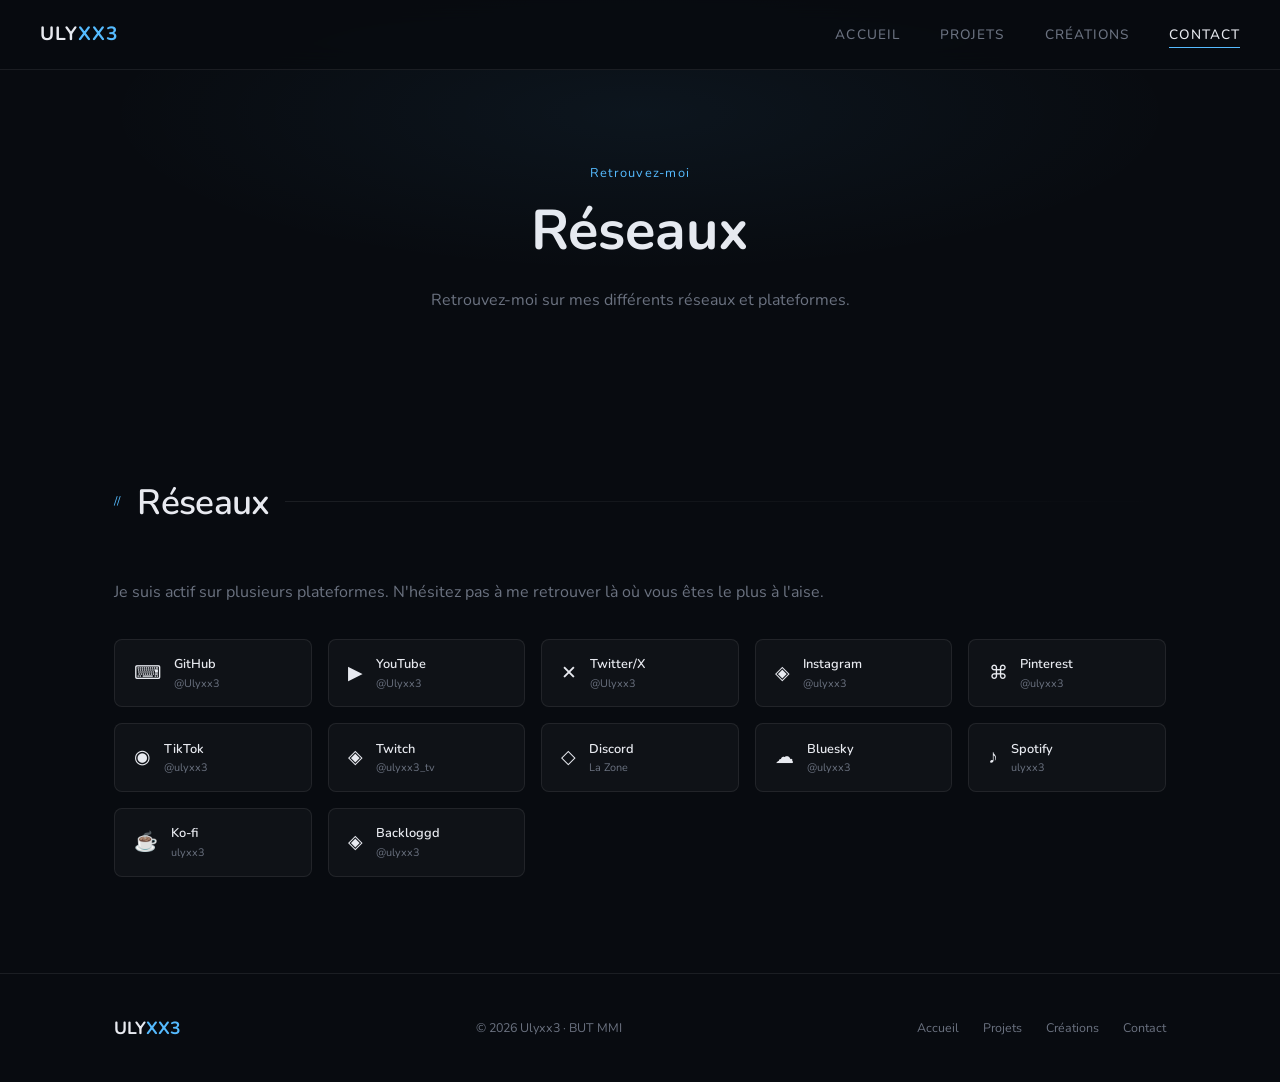
<file: pages/contact.html>
<!DOCTYPE html>
<html lang="fr">

<head>
  <meta charset="UTF-8">
  <meta name="viewport" content="width=device-width, initial-scale=1.0">
  <meta name="description" content="Contactez Ulyxx3 — étudiant en BUT MMI, développeur et créatif.">
  <title>Contact — ULYXX3</title>
  <link rel="preconnect" href="https://fonts.googleapis.com">
  <link rel="preconnect" href="https://fonts.gstatic.com" crossorigin>
  <link
    href="https://fonts.googleapis.com/css2?family=Nunito:ital,wght@0,300;0,400;0,500;0,600;0,700;0,800;1,300;1,400;1,500;1,600;1,700;1,800&display=swap"
    rel="stylesheet">
  <link rel="stylesheet" href="../assets/css/style.css">
</head>

<body>

  <nav id="navbar">
    <a href="../index.html" class="nav-logo">ULY<span>XX3</span></a>
    <ul class="nav-links">
      <li><a href="../index.html">Accueil</a></li>
      <li><a href="projets.html">Projets</a></li>
      <li><a href="videos.html">Créations</a></li>
      <li><a href="contact.html" class="active">Contact</a></li>
    </ul>
  </nav>

  <div class="page-hero">
    <div class="container">
      <span class="hero-tag">Retrouvez-moi</span>
      <h1>Réseaux</h1>
      <p>Retrouvez-moi sur mes différents réseaux et plateformes.</p>
    </div>
  </div>

  <section class="section">
    <div class="container container-sm">

      <!-- RÉSEAUX -->
      <div class="reveal">
        <div class="section-header mb-sm">
          <span class="section-tag">//</span>
          <h2>Réseaux</h2>
          <div class="section-line"></div>
        </div>
        <p class="text-dim mb-sm lh-relaxed">
          Je suis actif sur plusieurs plateformes. N'hésitez pas à me retrouver là où vous êtes le plus à l'aise.
        </p>
        <div class="socials-grid" id="socials-grid"></div>
      </div>

    </div>
  </section>

  <footer id="footer">
    <div class="container footer-inner">
      <p class="footer-logo">ULY<span>XX3</span></p>
      <p class="footer-copy">© 2026 Ulyxx3 · BUT MMI </p>
      <nav class="footer-nav">
        <a href="../index.html">Accueil</a>
        <a href="projets.html">Projets</a>
        <a href="videos.html">Créations</a>
        <a href="contact.html">Contact</a>
      </nav>
    </div>
  </footer>

  <script src="../assets/js/data.js"></script>
  <script src="../assets/js/script.js"></script>
</body>

</html>
</file>
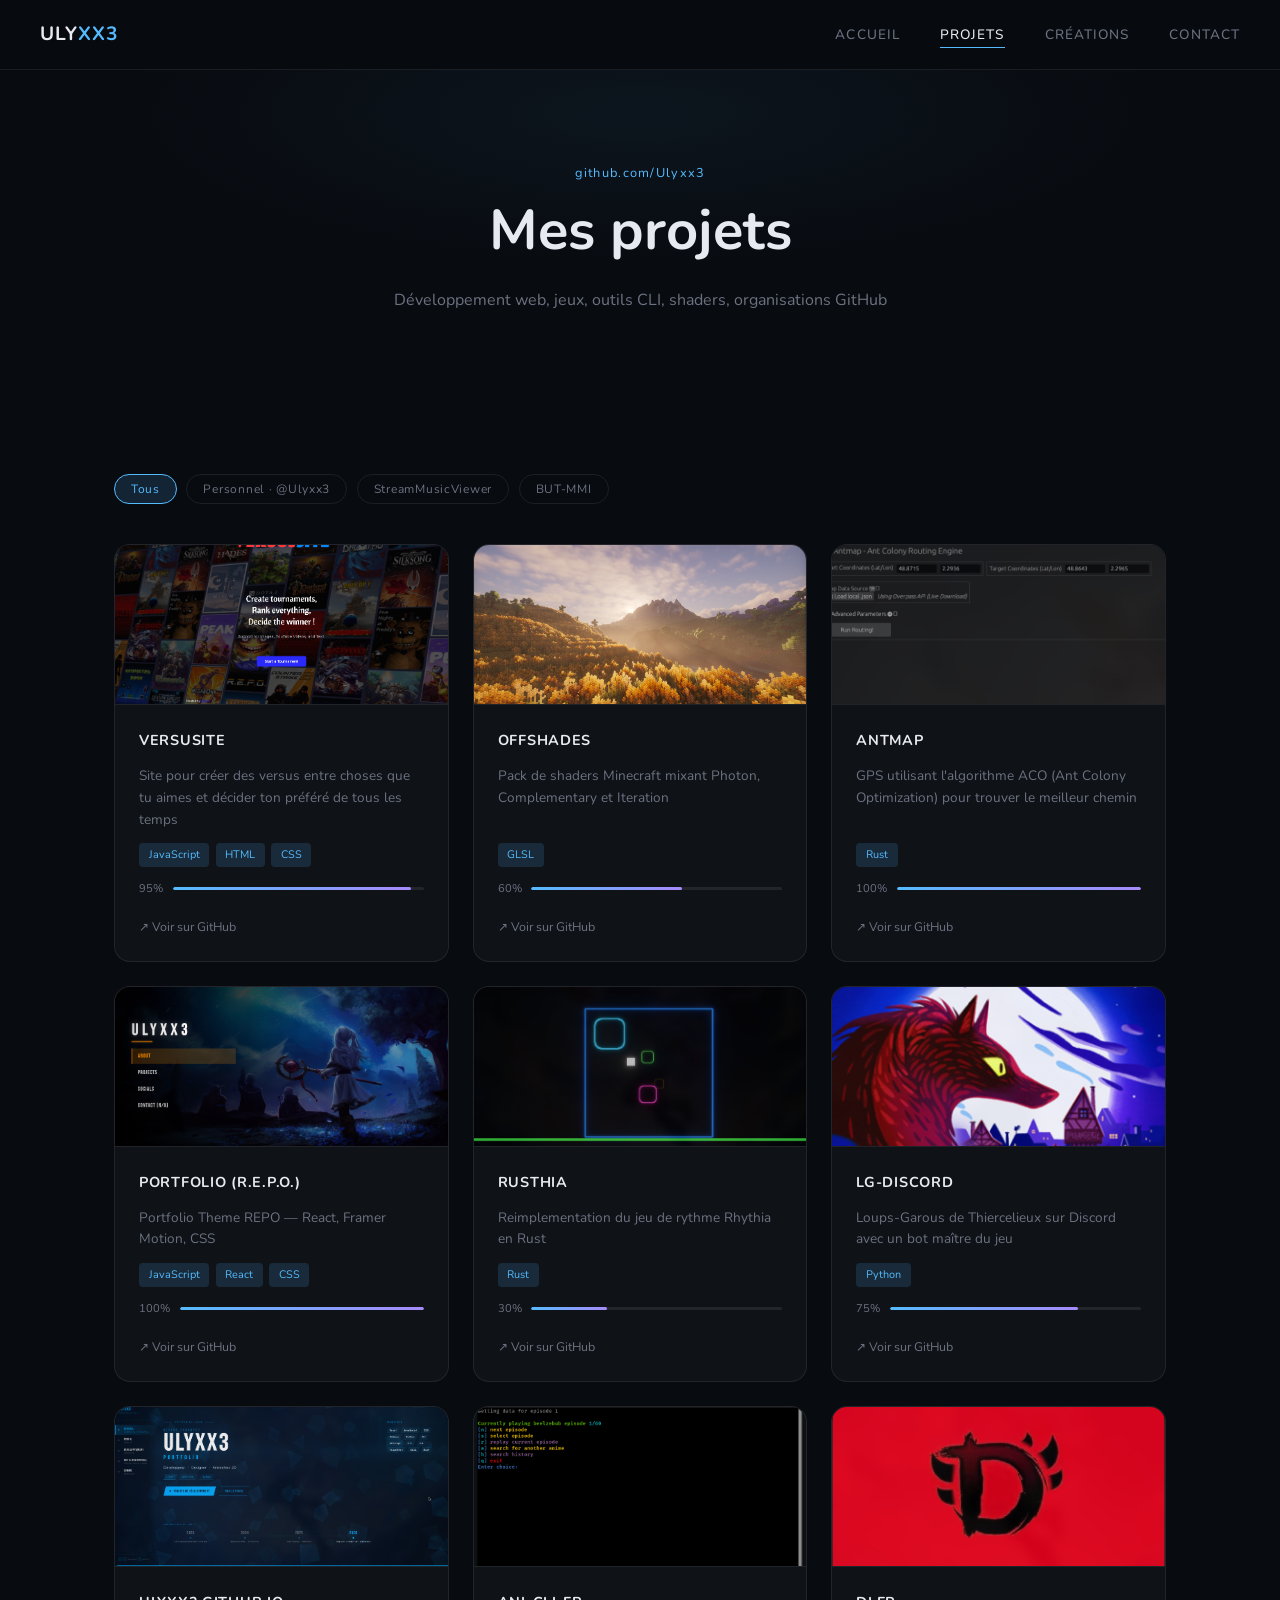
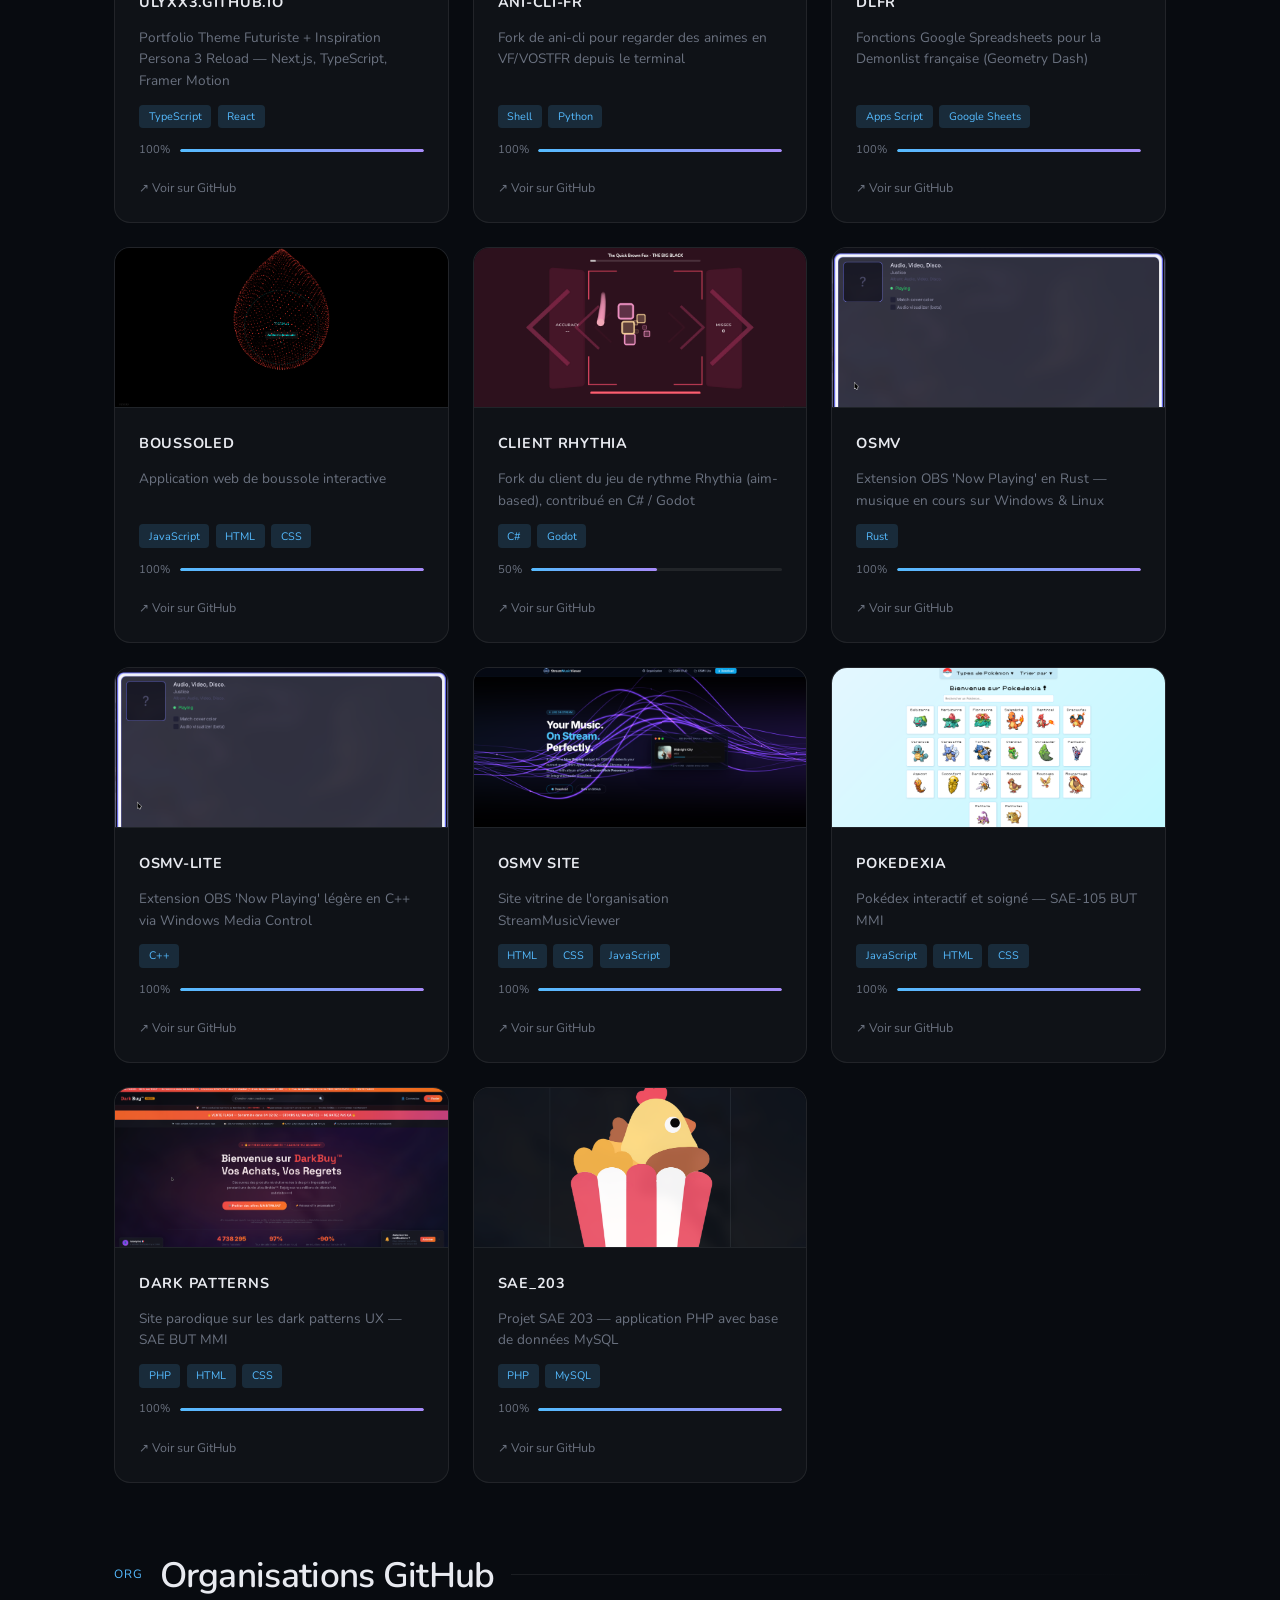
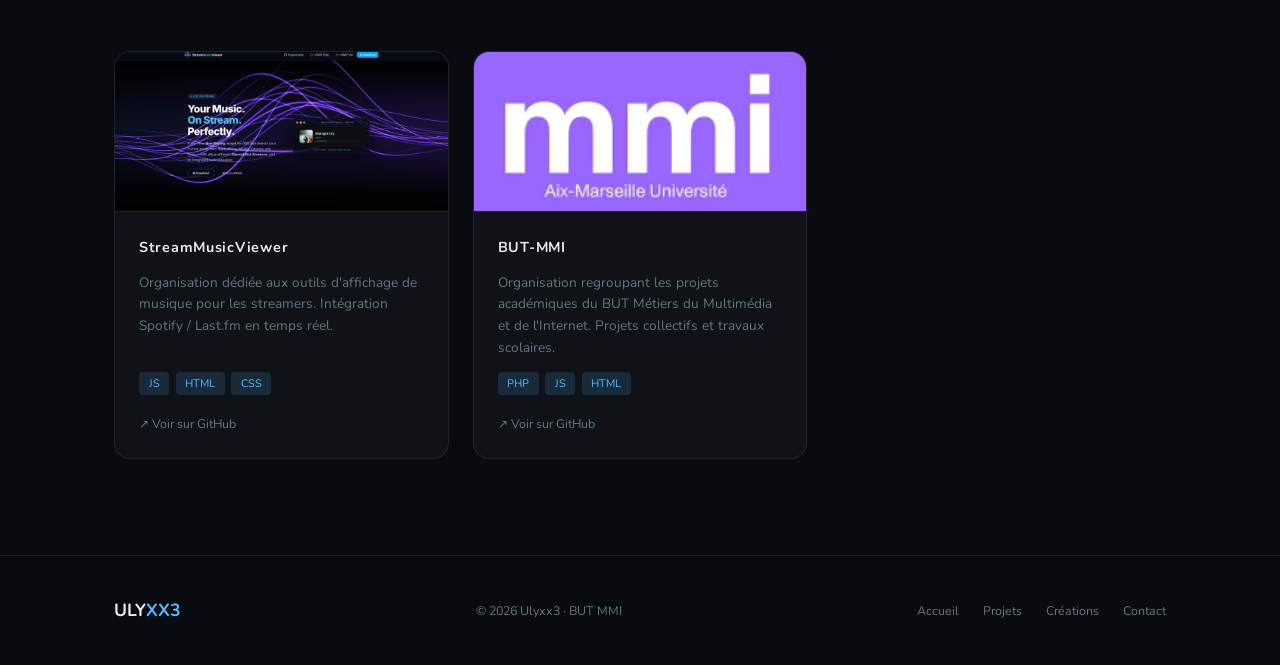
<file: pages/projets.html>
<!DOCTYPE html>
<html lang="fr">

<head>
  <meta charset="UTF-8">
  <meta name="viewport" content="width=device-width, initial-scale=1.0">
  <meta name="description"
    content="Projets de développement de Ulyxx3 — Web, jeux, outils CLI, shaders et plus encore.">
  <title>Projets — ULYXX3</title>
  <link rel="preconnect" href="https://fonts.googleapis.com">
  <link rel="preconnect" href="https://fonts.gstatic.com" crossorigin>
  <link
    href="https://fonts.googleapis.com/css2?family=Nunito:ital,wght@0,300;0,400;0,500;0,600;0,700;0,800;1,300;1,400;1,500;1,600;1,700;1,800&display=swap"
    rel="stylesheet">
  <!-- Chemin vers le CSS : on remonte d'un dossier avec ../ -->
  <link rel="stylesheet" href="../assets/css/style.css">
</head>

<body>

  <!-- NAVIGATION -->
  <nav id="navbar">
    <a href="../index.html" class="nav-logo">ULY<span>XX3</span></a>
    <ul class="nav-links">
      <li><a href="../index.html">Accueil</a></li>
      <li><a href="projets.html" class="active">Projets</a></li>
      <li><a href="videos.html">Créations</a></li>
      <li><a href="contact.html">Contact</a></li>
    </ul>
  </nav>

  <!-- PAGE HERO -->
  <div class="page-hero">
    <div class="container">
      <span class="hero-tag">github.com/Ulyxx3</span>
      <h1>Mes projets</h1>
      <p>Développement web, jeux, outils CLI, shaders, organisations GitHub</p>
    </div>
  </div>

  <!-- SECTION PROJETS -->
  <section class="section">
    <div class="container">

      <!-- FILTRES -->
      <div class="filter-bar">
        <button class="filter-btn active" data-filtre="tous">Tous</button>
        <button class="filter-btn" data-filtre="personnel">Personnel · @Ulyxx3</button>
        <button class="filter-btn" data-filtre="stream">StreamMusicViewer</button>
        <button class="filter-btn" data-filtre="mmi">BUT-MMI</button>
      </div>

      <!-- GRILLE (injectée par JS) -->
      <div class="projects-grid" id="all-projects-grid"></div>

      <!-- ORGANISATIONS -->
      <div class="section-header mt-lg">
        <span class="section-tag">ORG</span>
        <h2>Organisations GitHub</h2>
        <div class="section-line"></div>
      </div>
      <div class="projects-grid">
        <a href="https://github.com/StreamMusicViewer" target="_blank" rel="noopener" class="project-card reveal">
          <div class="project-banner">
            <img src="../assets/img/OSMV-site.png" alt="StreamMusicViewer" loading="lazy">
          </div>
          <div class="project-card-body">
            <p class="project-name">StreamMusicViewer</p>
            <p class="project-desc">Organisation dédiée aux outils d'affichage de musique pour les streamers.
              Intégration
              Spotify / Last.fm en temps réel.</p>
            <div class="project-tech">
              <span class="tech-badge">JS</span>
              <span class="tech-badge">HTML</span>
              <span class="tech-badge">CSS</span>
            </div>
            <span class="project-link">↗ Voir sur GitHub</span>
          </div>
        </a>
        <a href="https://github.com/BUT-MMI" target="_blank" rel="noopener" class="project-card reveal">
          <div class="project-banner">
            <img src="../assets/img/mmi.png" alt="BUT-MMI" loading="lazy">
          </div>
          <div class="project-card-body">
            <p class="project-name">BUT-MMI</p>
            <p class="project-desc">Organisation regroupant les projets académiques du BUT Métiers du Multimédia et de
              l'Internet. Projets collectifs et travaux scolaires.</p>
            <div class="project-tech">
              <span class="tech-badge">PHP</span>
              <span class="tech-badge">JS</span>
              <span class="tech-badge">HTML</span>
            </div>
            <span class="project-link">↗ Voir sur GitHub</span>
          </div>
        </a>
      </div>

    </div>
  </section>

  <!-- FOOTER -->
  <footer id="footer">
    <div class="container footer-inner">
      <p class="footer-logo">ULY<span>XX3</span></p>
      <p class="footer-copy">© 2026 Ulyxx3 · BUT MMI</p>
      <nav class="footer-nav">
        <a href="../index.html">Accueil</a>
        <a href="projets.html">Projets</a>
        <a href="videos.html">Créations</a>
        <a href="contact.html">Contact</a>
      </nav>
    </div>
  </footer>

  <!-- Chemin vers le JS : on remonte d'un dossier avec ../ -->
  <script src="../assets/js/data.js"></script>
  <script src="../assets/js/script.js"></script>
</body>

</html>
</file>
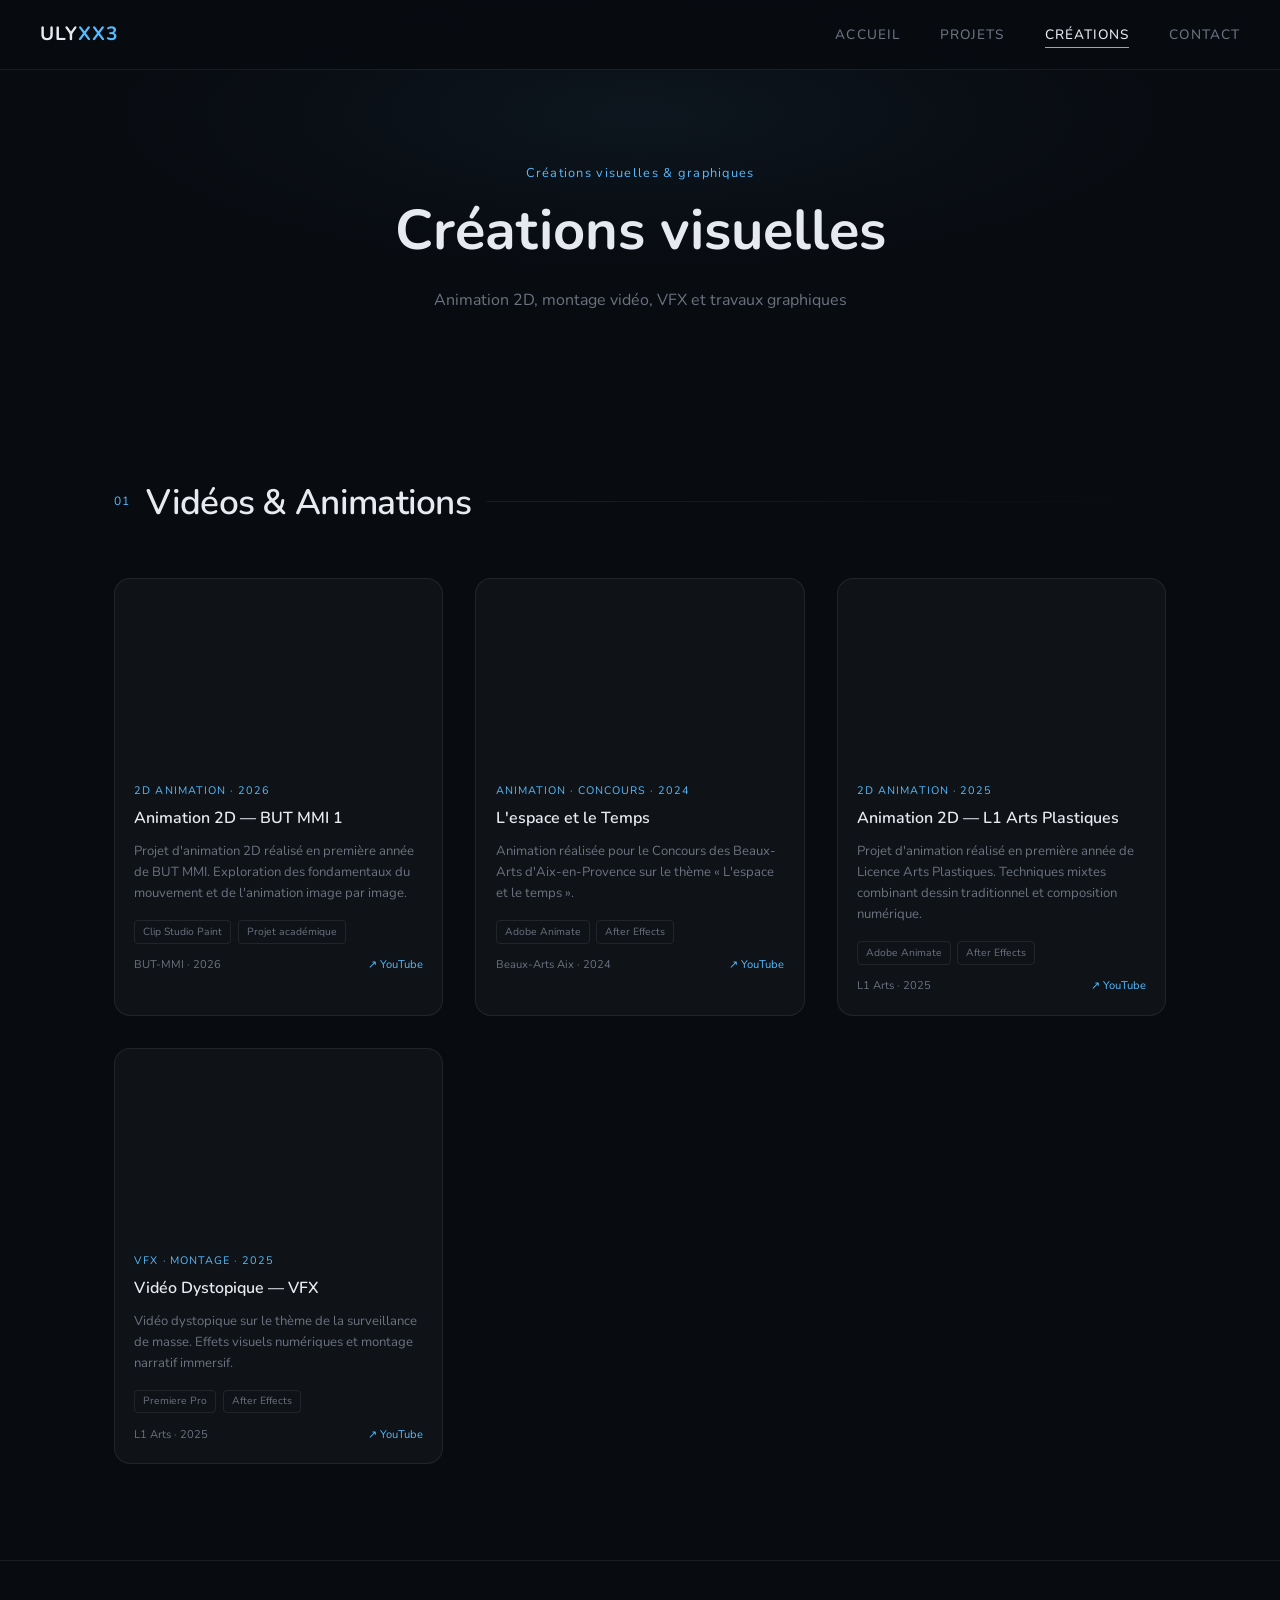
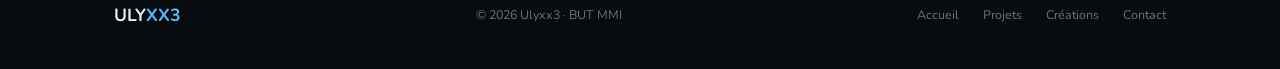
<file: pages/videos.html>
<!DOCTYPE html>
<html lang="fr">

<head>
  <meta charset="UTF-8">
  <meta name="viewport" content="width=device-width, initial-scale=1.0">
  <meta name="description"
    content="Créations visuelles et vidéos de Ulyxx3 — Animation 2D, montage, VFX et projets graphiques.">
  <title>Créations — ULYXX3</title>
  <link rel="preconnect" href="https://fonts.googleapis.com">
  <link rel="preconnect" href="https://fonts.gstatic.com" crossorigin>
  <link
    href="https://fonts.googleapis.com/css2?family=Nunito:ital,wght@0,300;0,400;0,500;0,600;0,700;0,800;1,300;1,400;1,500;1,600;1,700;1,800&display=swap"
    rel="stylesheet">
  <link rel="stylesheet" href="../assets/css/style.css">
</head>

<body>

  <nav id="navbar">
    <a href="../index.html" class="nav-logo">ULY<span>XX3</span></a>
    <ul class="nav-links">
      <li><a href="../index.html">Accueil</a></li>
      <li><a href="projets.html">Projets</a></li>
      <li><a href="videos.html" class="active">Créations</a></li>
      <li><a href="contact.html">Contact</a></li>
    </ul>
  </nav>

  <div class="page-hero">
    <div class="container">
      <span class="hero-tag">Créations visuelles & graphiques</span>
      <h1>Créations visuelles</h1>
      <p>Animation 2D, montage vidéo, VFX et travaux graphiques</p>
    </div>
  </div>

  <section class="section">
    <div class="container">
      <div class="section-header">
        <span class="section-tag">01</span>
        <h2>Vidéos & Animations</h2>
        <div class="section-line"></div>
      </div>

      <div class="creations-grid" id="creations-grid">
        <!-- Les créations vidéo seront injectées dynamiquement par script.js -->
      </div>

    </div>
  </section>

  <footer id="footer">
    <div class="container footer-inner">
      <p class="footer-logo">ULY<span>XX3</span></p>
      <p class="footer-copy">© 2026 Ulyxx3 · BUT MMI</p>
      <nav class="footer-nav">
        <a href="../index.html">Accueil</a>
        <a href="projets.html">Projets</a>
        <a href="videos.html">Créations</a>
        <a href="contact.html">Contact</a>
      </nav>
    </div>
  </footer>

  <script src="../assets/js/data.js"></script>
  <script src="../assets/js/script.js"></script>
</body>

</html>
</file>
<file: assets/css/style.css>
/* ===================================
       ULYXX3 Portfolio
=================================== */

/* --- TOKENS --- */
:root {
  --bg: #080b10;
  --bg-2: #0d1117;
  --bg-card: rgba(255, 255, 255, 0.03);
  --border: rgba(255, 255, 255, 0.08);
  --border-glow: rgba(120, 200, 255, 0.25);
  --accent: #5bf;
  --accent-dim: rgba(85, 187, 255, 0.15);
  --accent-2: #a78bfa;
  --text: #e8eaf0;
  --text-dim: #6b7280;
  --text-muted: #374151;

  --font-body: 'Nunito', sans-serif;
  --font-mono: 'Nunito', sans-serif;

  --radius: 8px;
  --radius-lg: 16px;
  --transition: 0.3s ease;
  --glow: 0 0 24px rgba(85, 187, 255, 0.2);
}

/* --- RESET --- */
*,
*::before,
*::after {
  box-sizing: border-box;
  margin: 0;
  padding: 0;
}

html {
  scroll-behavior: smooth;
}

body {
  font-family: var(--font-body);
  background: var(--bg);
  color: var(--text);
  line-height: 1.6;
  overflow-x: hidden;
}

img {
  max-width: 100%;
  display: block;
}

a {
  text-decoration: none;
  color: inherit;
}

ul {
  list-style: none;
}

/* --- SCROLLBAR --- */
::-webkit-scrollbar {
  width: 4px;
}

::-webkit-scrollbar-track {
  background: var(--bg);
}

::-webkit-scrollbar-thumb {
  background: var(--accent);
  border-radius: 2px;
}

/* --- UTILITIES --- */
.container-sm {
  max-width: 800px;
}

.mt-lg {
  margin-top: 4rem;
}

.mb-sm {
  margin-bottom: 2rem;
}

.text-dim {
  color: var(--text-dim);
}

.lh-relaxed {
  line-height: 1.8;
}

/* ===================================
   NAVIGATION
=================================== */
#navbar {
  position: fixed;
  top: 0;
  left: 0;
  right: 0;
  z-index: 100;
  display: flex;
  align-items: center;
  justify-content: space-between;
  padding: 1.2rem 2.5rem;
  background: rgba(8, 11, 16, 0.85);
  backdrop-filter: blur(12px);
  border-bottom: 1px solid var(--border);
  transition: padding var(--transition);
}

.nav-logo {
  font-family: var(--font-mono);
  font-size: 1.2rem;
  font-weight: 700;
  letter-spacing: 0.05em;
}

.nav-logo span,
.footer-logo span {
  color: var(--accent);
}

.nav-links {
  display: flex;
  gap: 2.5rem;
}

.nav-links a {
  font-size: 0.85rem;
  font-weight: 500;
  letter-spacing: 0.08em;
  text-transform: uppercase;
  color: var(--text-dim);
  transition: color var(--transition);
  position: relative;
}

.nav-links a::after {
  content: '';
  position: absolute;
  left: 0;
  bottom: -4px;
  width: 0;
  height: 1px;
  background: var(--accent);
  transition: width var(--transition);
}

.nav-links a:hover,
.nav-links a.active {
  color: var(--text);
}

.nav-links a:hover::after,
.nav-links a.active::after {
  width: 100%;
}


/* ===================================
   HERO
=================================== */
#hero {
  position: relative;
  min-height: 100vh;
  display: flex;
  align-items: center;
  justify-content: center;
  overflow: hidden;
}

.hero-bg {
  position: absolute;
  inset: 0;
  z-index: 0;
  background-image: linear-gradient(rgba(8, 11, 16, 0.75), rgba(8, 11, 16, 0.75)), url('../img/Frieren_Hero.jpg');
  background-size: cover;
  background-position: center;
}

.hero-content {
  position: relative;
  z-index: 1;
  text-align: center;
  padding: 0 1.5rem;
  max-width: 800px;
}

.hero-tag {
  font-family: var(--font-mono);
  font-size: 0.8rem;
  color: var(--accent);
  letter-spacing: 0.1em;
  margin-bottom: 1.5rem;
  opacity: 0;
  animation: fade-up 0.8s ease 0.2s forwards;
}

.hero-title {
  font-family: var(--font-mono);
  font-size: clamp(3.5rem, 10vw, 8rem);
  font-weight: 700;
  letter-spacing: -0.02em;
  line-height: 1;
  margin-bottom: 1.5rem;
  opacity: 0;
  animation: fade-up 0.8s ease 0.4s forwards;
}

.hero-desc {
  font-size: 1.1rem;
  color: var(--text-dim);
  max-width: 560px;
  margin: 0 auto 2.5rem;
  opacity: 0;
  animation: fade-up 0.8s ease 0.6s forwards;
}

.hero-actions {
  display: flex;
  gap: 1rem;
  justify-content: center;
  flex-wrap: wrap;
  opacity: 0;
  animation: fade-up 0.8s ease 0.8s forwards;
}

/* Scroll hint */
.scroll-hint {
  position: absolute;
  bottom: 2rem;
  left: 50%;
  transform: translateX(-50%);
  display: flex;
  flex-direction: column;
  align-items: center;
  gap: 0.5rem;
  opacity: 0;
  animation: fade-up 1s ease 1.4s forwards;
}

.scroll-hint span {
  font-family: var(--font-mono);
  font-size: 0.65rem;
  color: var(--text-dim);
  letter-spacing: 0.15em;
  text-transform: uppercase;
}

.scroll-line {
  width: 1px;
  height: 40px;
  background: linear-gradient(to bottom, var(--accent), transparent);
  animation: scroll-pulse 2s ease-in-out infinite;
}

@keyframes scroll-pulse {

  0%,
  100% {
    opacity: 1;
  }

  50% {
    opacity: 0.3;
  }
}

/* ===================================
   BUTTONS
=================================== */
.btn-primary,
.btn-outline {
  display: inline-block;
  padding: 0.75rem 2rem;
  font-family: var(--font-mono);
  font-size: 0.85rem;
  letter-spacing: 0.08em;
  border-radius: var(--radius);
  transition: var(--transition);
}

.btn-primary {
  background: var(--accent);
  color: #080b10;
  font-weight: 700;
  box-shadow: 0 0 20px rgba(85, 187, 255, 0.3);
}

.btn-primary:hover {
  transform: translateY(-2px);
  box-shadow: 0 0 32px rgba(85, 187, 255, 0.5);
}

.btn-outline {
  border: 1px solid var(--border-glow);
  color: var(--text);
  font-weight: 400;
}

.btn-outline:hover {
  border-color: var(--accent);
  color: var(--accent);
  background: var(--accent-dim);
}

/* ===================================
   SECTIONS
=================================== */
.section {
  padding: 6rem 0;
}

.section-dark {
  background: var(--bg-2);
}

.container {
  width: 100%;
  max-width: 1100px;
  margin: 0 auto;
  padding: 0 1.5rem;
}

.section-header {
  display: flex;
  align-items: center;
  gap: 1rem;
  margin-bottom: 3rem;
}

.section-tag {
  font-family: var(--font-mono);
  font-size: 0.75rem;
  color: var(--accent);
  letter-spacing: 0.1em;
  flex-shrink: 0;
}

.section-header h2 {
  font-size: clamp(1.6rem, 3vw, 2.2rem);
  font-weight: 600;
  letter-spacing: -0.02em;
}

.section-line {
  flex: 1;
  height: 1px;
  background: linear-gradient(to right, var(--border), transparent);
}

.section-cta {
  text-align: center;
  margin-top: 3rem;
}

/* ===================================
   À PROPOS
=================================== */
.about-grid {
  display: grid;
  grid-template-columns: 1fr 340px;
  gap: 3rem;
  align-items: start;
}

.about-text p {
  color: var(--text-dim);
  margin-bottom: 1.2rem;
  line-height: 1.8;
}

.about-text strong {
  color: var(--text);
}

.skills-grid {
  display: flex;
  flex-wrap: wrap;
  gap: 0.6rem;
  margin-top: 2rem;
}

.skill-tag,
.filter-btn {
  border: 1px solid var(--border);
  border-radius: 100px;
  font-family: var(--font-mono);
  color: var(--text-dim);
  transition: var(--transition);
}

.skill-tag:hover,
.filter-btn:hover,
.filter-btn.active {
  border-color: var(--accent);
  color: var(--accent);
  background: var(--accent-dim);
}

.skill-tag {
  padding: 0.3rem 0.8rem;
  font-size: 0.72rem;
}

/* Stats card */
.about-card {
  position: relative;
  padding: 2rem;
}

.stat-block {
  padding: 1.2rem 0;
  border-bottom: 1px solid var(--border);
}

.stat-block:last-child {
  border-bottom: none;
}

.stat-num {
  display: block;
  font-family: var(--font-mono);
  font-size: 2.5rem;
  font-weight: 700;
  color: var(--accent);
}

.stat-label {
  font-size: 0.8rem;
  color: var(--text-dim);
  text-transform: uppercase;
  letter-spacing: 0.08em;
}

/* ===================================
   PROJETS GRID
=================================== */
.projects-grid {
  display: grid;
  grid-template-columns: repeat(auto-fill, minmax(300px, 1fr));
  gap: 1.5rem;
}

.project-card,
.creation-card,
.video-card,
.about-card {
  border: 1px solid var(--border);
  border-radius: var(--radius-lg);
  overflow: hidden;
  background: var(--bg-card);
  transition: var(--transition);
}

.project-card {
  position: relative;
  display: flex;
  flex-direction: column;
}

.project-card::before {
  content: '';
  position: absolute;
  top: 0;
  left: 0;
  right: 0;
  height: 2px;
  background: linear-gradient(90deg, var(--accent), var(--accent-2));
  opacity: 0;
  transition: opacity var(--transition);
  z-index: 2;
}

.project-card:hover,
.creation-card:hover,
.video-card:hover {
  border-color: var(--border-glow);
  transform: translateY(-4px);
  box-shadow: var(--glow);
}

.project-card:hover::before {
  opacity: 1;
}

.project-banner {
  width: 100%;
  height: 160px;
  overflow: hidden;
  position: relative;
  background: var(--bg-2);
  border-bottom: 1px solid var(--border);
}

.project-banner img {
  width: 100%;
  height: 100%;
  object-fit: cover;
}

.project-banner img,
.video-card img {
  transition: transform 0.4s ease;
}

.project-card:hover .project-banner img,
.video-card:hover img {
  transform: scale(1.05);
}

.project-card-body {
  padding: 1.5rem;
  display: flex;
  flex-direction: column;
  gap: 0.8rem;
  flex: 1;
}

.project-name {
  font-family: var(--font-mono);
  font-size: 0.9rem;
  font-weight: 700;
  color: var(--text);
  letter-spacing: 0.05em;
}

.project-desc {
  font-size: 0.85rem;
  color: var(--text-dim);
  flex: 1;
}

.project-tech {
  display: flex;
  flex-wrap: wrap;
  gap: 0.4rem;
}

.tech-badge {
  padding: 0.2rem 0.6rem;
  background: var(--accent-dim);
  color: var(--accent);
  border-radius: 4px;
  font-family: var(--font-mono);
  font-size: 0.68rem;
}

.project-link {
  display: inline-flex;
  align-items: center;
  gap: 0.4rem;
  font-size: 0.78rem;
  font-family: var(--font-mono);
  color: var(--text-dim);
  transition: color var(--transition);
  margin-top: 0.4rem;
}

.project-link:hover {
  color: var(--accent);
}

/* Completion bar */
.project-completion {
  display: flex;
  align-items: center;
  gap: 0.6rem;
  font-family: var(--font-mono);
  font-size: 0.7rem;
  color: var(--text-dim);
}

.completion-bar {
  flex: 1;
  height: 3px;
  background: var(--border);
  border-radius: 2px;
  overflow: hidden;
}

.completion-fill {
  height: 100%;
  background: linear-gradient(90deg, var(--accent), var(--accent-2));
  border-radius: 2px;
  transition: width 1s ease;
}

/* ===================================
   VIDÉOS
=================================== */
.videos-preview {
  display: grid;
  grid-template-columns: repeat(auto-fill, minmax(280px, 1fr));
  gap: 1.5rem;
}

.video-card {
  position: relative;
  display: block;
}

.video-card img {
  width: 100%;
  height: 180px;
  object-fit: cover;
}

.video-info {
  padding: 1rem 1.2rem;
}

.video-tag,
.creation-cat {
  font-family: var(--font-mono);
  font-size: 0.68rem;
  color: var(--accent);
  text-transform: uppercase;
  letter-spacing: 0.1em;
}

.video-info h3 {
  font-size: 0.95rem;
  font-weight: 500;
  margin-top: 0.3rem;
  color: var(--text);
}

/* ===================================
   SOCIALS
=================================== */
.socials-grid {
  display: grid;
  grid-template-columns: repeat(auto-fill, minmax(180px, 1fr));
  gap: 1rem;
}

.social-card {
  display: flex;
  align-items: center;
  gap: 0.8rem;
  padding: 0.9rem 1.2rem;
  background: var(--bg-card);
  border: 1px solid var(--border);
  border-radius: var(--radius);
  transition: var(--transition);
  cursor: pointer;
}

.social-card:hover {
  border-color: var(--border-glow);
  background: var(--accent-dim);
  transform: translateX(4px);
}

.social-icon {
  font-size: 1.2rem;
  flex-shrink: 0;
}

.social-info {
  overflow: hidden;
}

.social-name {
  font-size: 0.8rem;
  font-weight: 600;
  color: var(--text);
  white-space: nowrap;
  overflow: hidden;
  text-overflow: ellipsis;
}

.social-handle {
  font-family: var(--font-mono);
  font-size: 0.68rem;
  color: var(--text-dim);
  white-space: nowrap;
  overflow: hidden;
  text-overflow: ellipsis;
}

/* ===================================
   FOOTER
=================================== */
#footer {
  border-top: 1px solid var(--border);
  padding: 2.5rem 0;
}

.footer-inner {
  display: flex;
  align-items: center;
  justify-content: space-between;
  flex-wrap: wrap;
  gap: 1rem;
}

.footer-logo {
  font-family: var(--font-mono);
  font-weight: 700;
  font-size: 1.1rem;
}

.footer-copy {
  font-size: 0.78rem;
  color: var(--text-dim);
}

.footer-nav {
  display: flex;
  gap: 1.5rem;
}

.footer-nav a {
  font-size: 0.78rem;
  color: var(--text-dim);
  transition: color var(--transition);
}

.footer-nav a:hover {
  color: var(--accent);
}

/* ===================================
   ANIMATIONS
=================================== */
@keyframes fade-up {
  from {
    opacity: 0;
    transform: translateY(20px);
  }

  to {
    opacity: 1;
    transform: translateY(0);
  }
}

.reveal {
  opacity: 0;
  transform: translateY(30px);
  transition: opacity 0.7s ease, transform 0.7s ease;
}

.reveal.visible {
  opacity: 1;
  transform: none;
}

/* ===================================
   PAGE : PROJETS
=================================== */
.page-hero {
  padding: 10rem 0 4rem;
  text-align: center;
  position: relative;
}

.page-hero::before {
  content: '';
  position: absolute;
  inset: 0;
  background: radial-gradient(ellipse 60% 60% at 50% 30%, rgba(85, 187, 255, 0.06) 0%, transparent 70%);
  pointer-events: none;
}

.page-hero h1 {
  font-family: var(--font-mono);
  font-size: clamp(2rem, 5vw, 3.5rem);
  font-weight: 700;
}

.page-hero p {
  color: var(--text-dim);
  margin-top: 0.8rem;
  font-size: 1rem;
}

.filter-bar {
  display: flex;
  gap: 0.6rem;
  flex-wrap: wrap;
  margin-bottom: 2.5rem;
}

.filter-btn {
  padding: 0.4rem 1rem;
  background: none;
  font-size: 0.75rem;
  letter-spacing: 0.06em;
  cursor: pointer;
}

/* ===================================
   PAGE : VIDÉOS / CRÉATIONS
=================================== */
.creations-grid {
  display: grid;
  grid-template-columns: repeat(auto-fill, minmax(320px, 1fr));
  gap: 2rem;
}

.creation-card .video-embed-wrapper {
  border-radius: 0;
}

.creation-body {
  padding: 1.2rem;
}

.creation-title {
  font-size: 1rem;
  font-weight: 600;
  margin: 0.4rem 0 0.6rem;
}

.creation-desc {
  font-size: 0.82rem;
  color: var(--text-dim);
  line-height: 1.6;
  margin-bottom: 1rem;
}

.creation-tags {
  display: flex;
  gap: 0.4rem;
  flex-wrap: wrap;
  margin-bottom: 0.8rem;
}

.creation-tag {
  padding: 0.15rem 0.5rem;
  border: 1px solid var(--border);
  border-radius: 4px;
  font-family: var(--font-mono);
  font-size: 0.65rem;
  color: var(--text-dim);
}

.creation-meta {
  display: flex;
  align-items: center;
  justify-content: space-between;
  font-family: var(--font-mono);
  font-size: 0.7rem;
  color: var(--text-dim);
}

.watch-link {
  color: var(--accent);
  transition: opacity var(--transition);
}

.watch-link:hover {
  opacity: 0.7;
}

/* Embed responsive */
.video-embed-wrapper {
  position: relative;
  padding-bottom: 56.25%;
  height: 0;
  overflow: hidden;
  border-radius: var(--radius);
}

.video-embed-wrapper iframe {
  position: absolute;
  inset: 0;
  width: 100%;
  height: 100%;
  border: 0;
}
</file>
